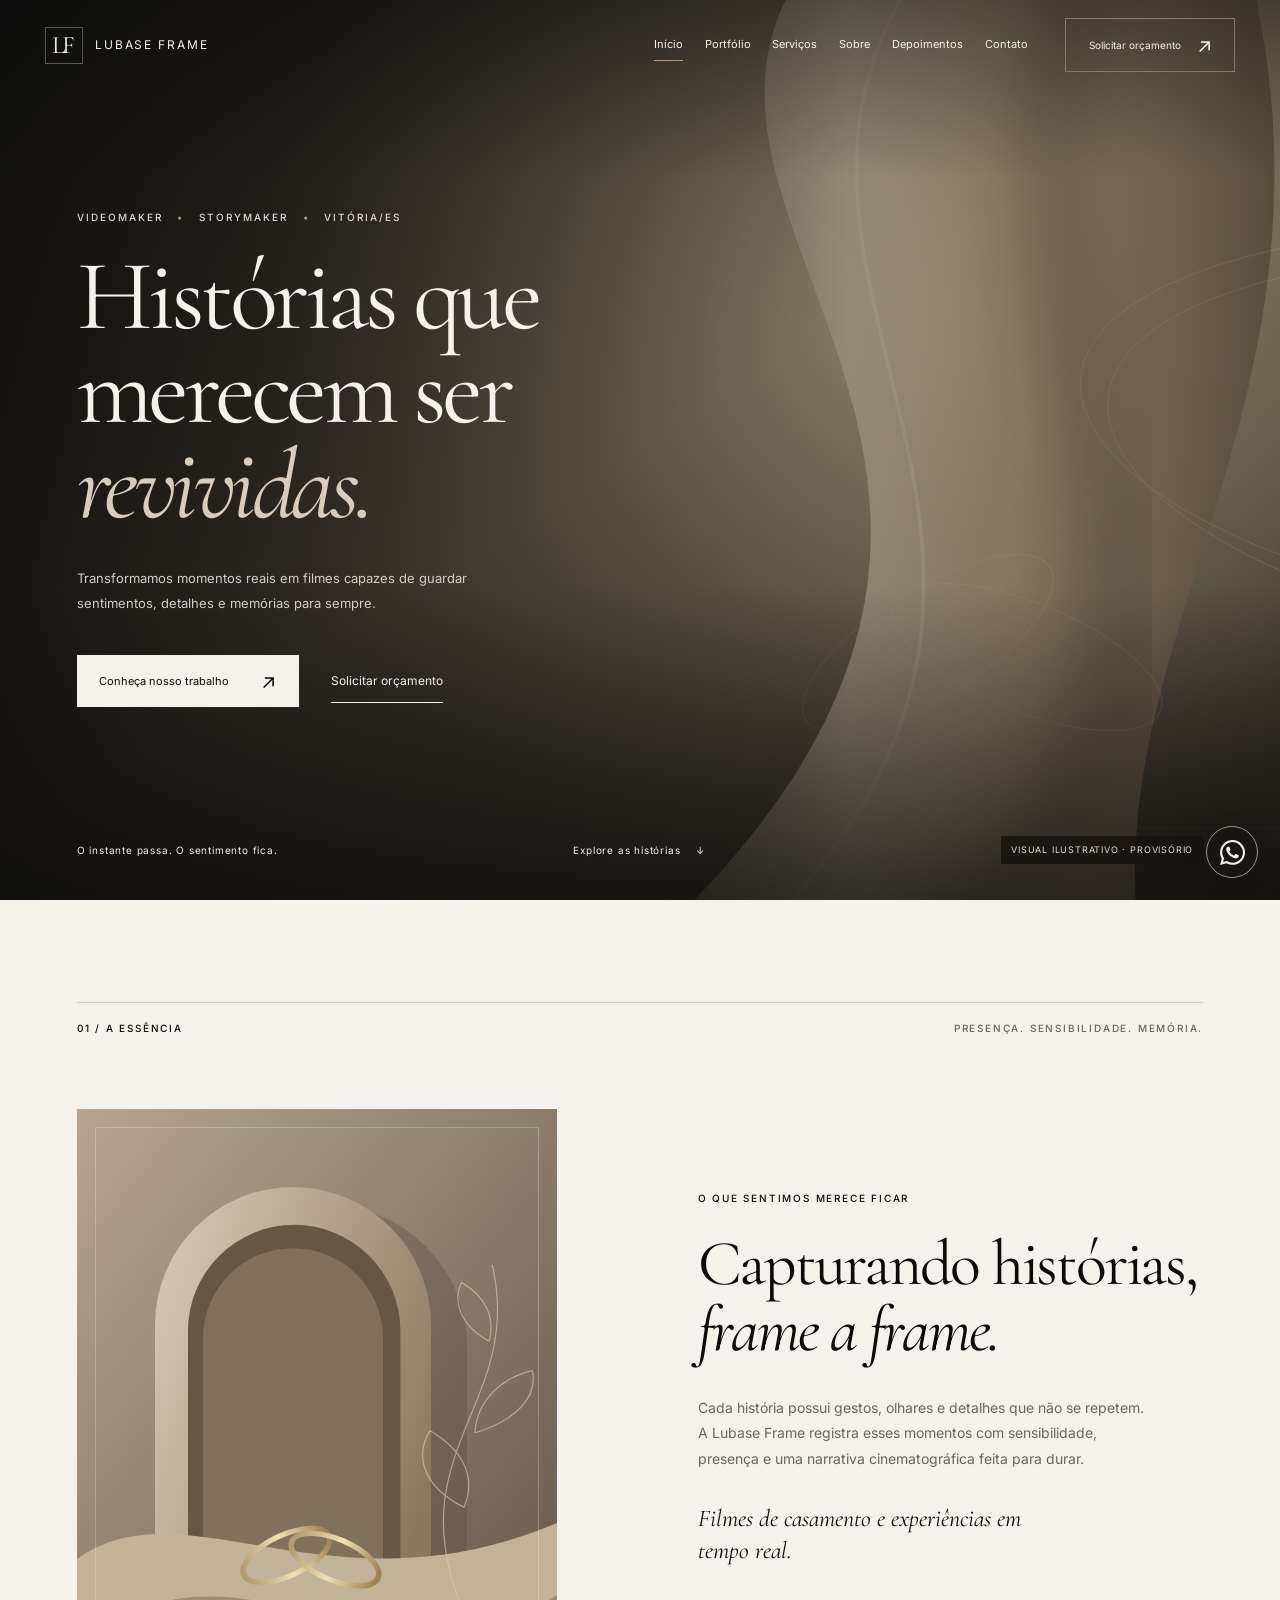
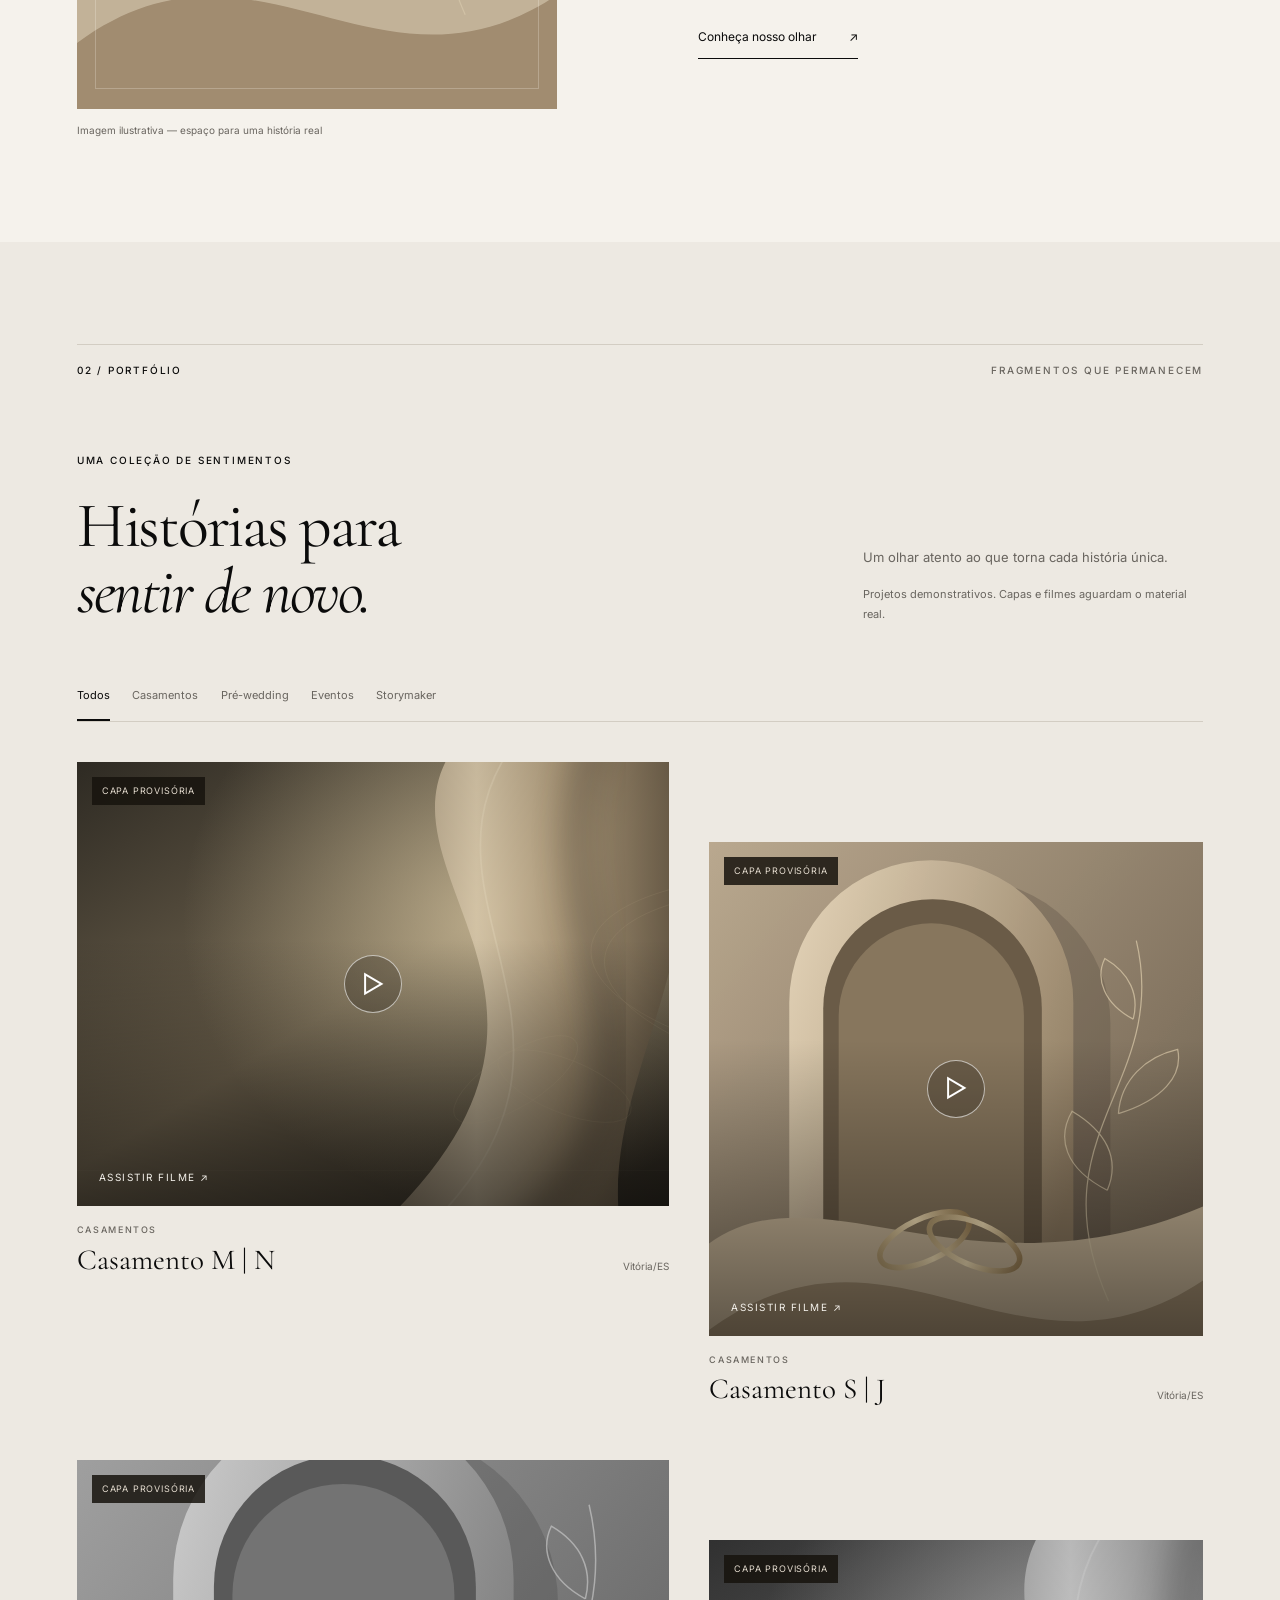
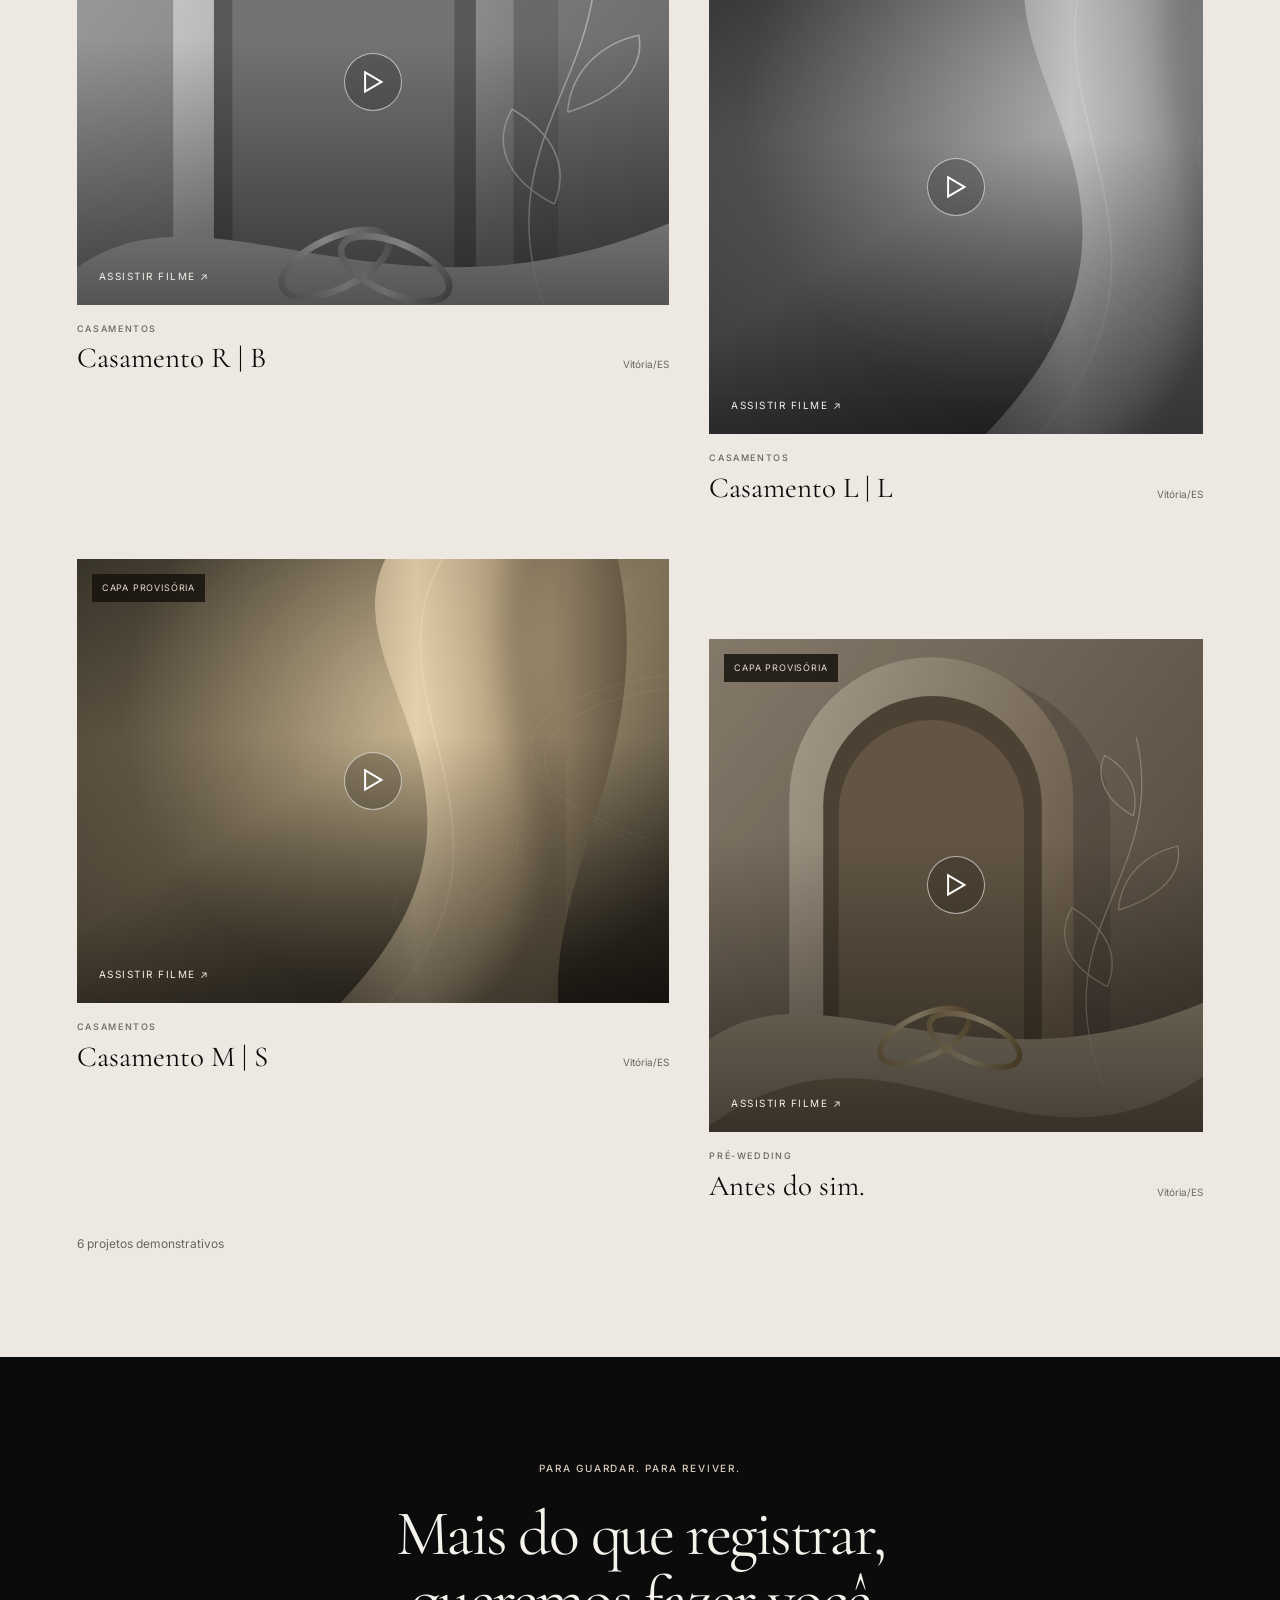
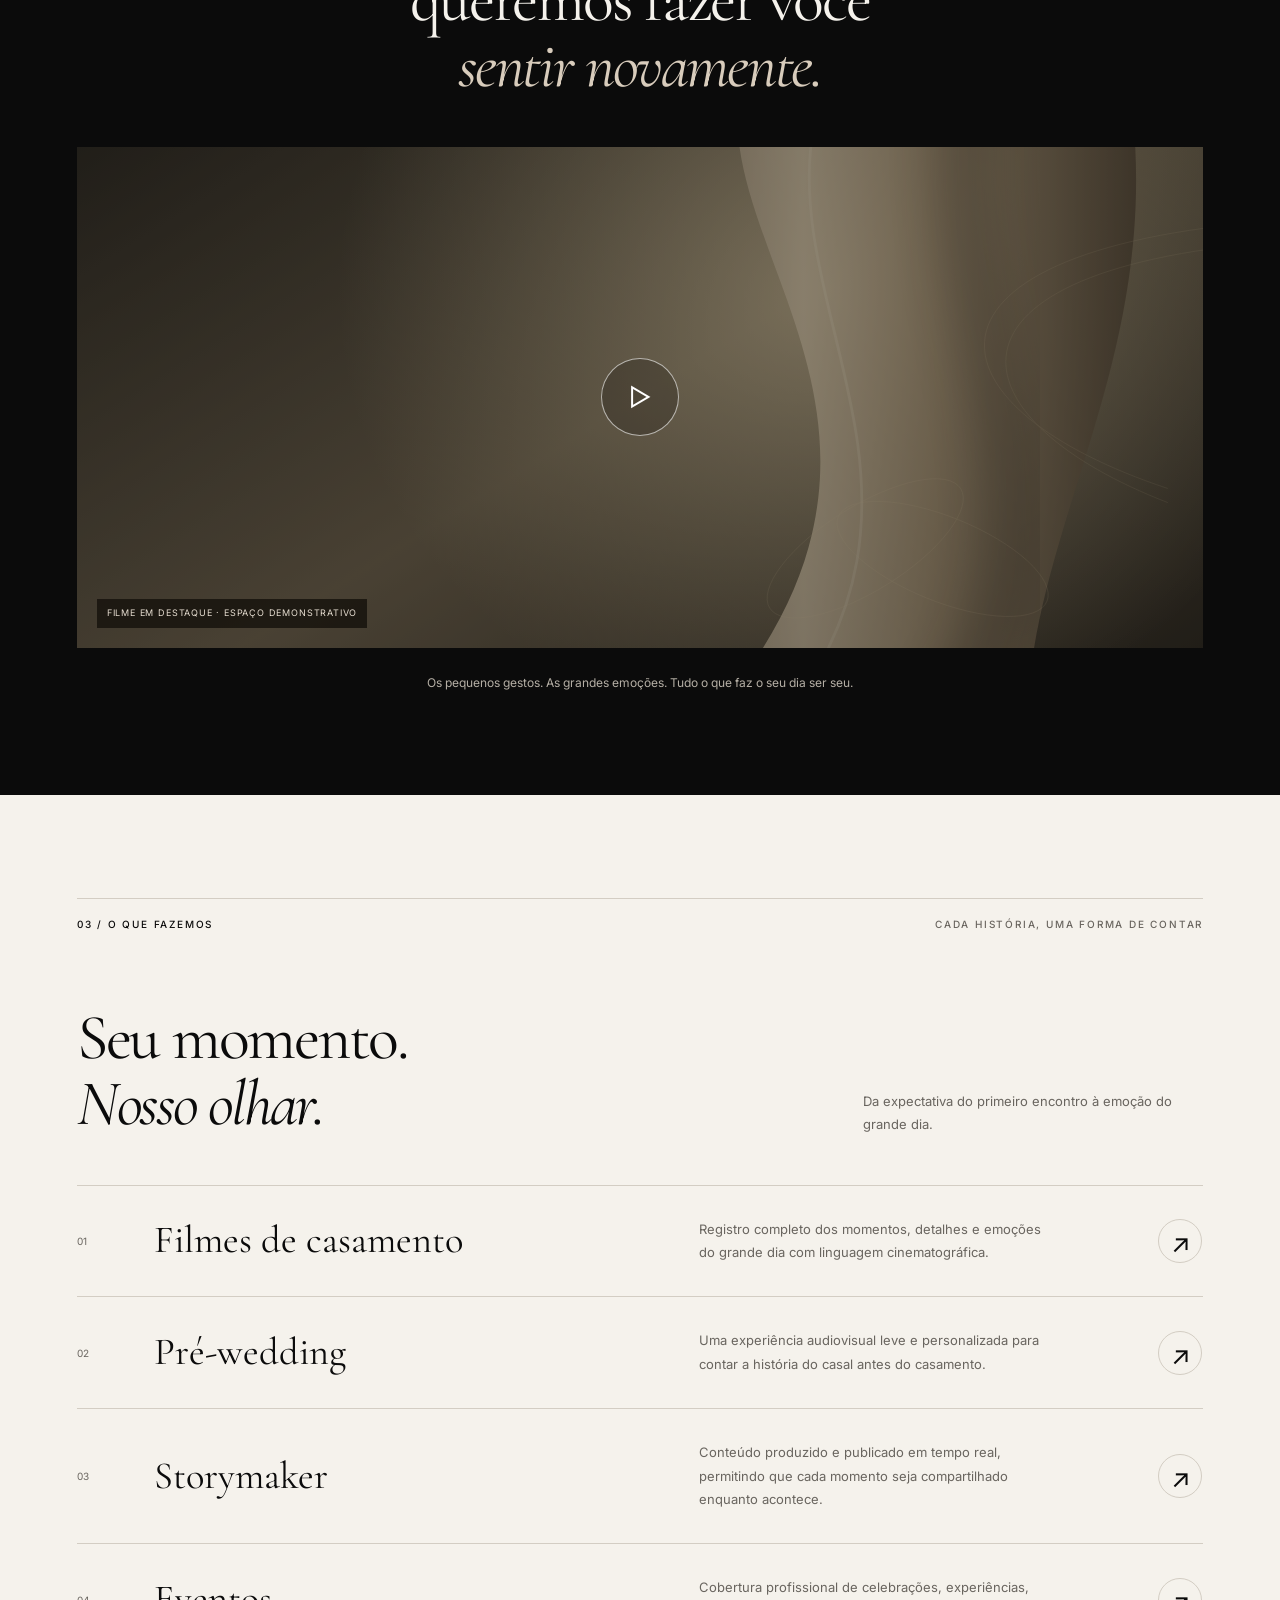
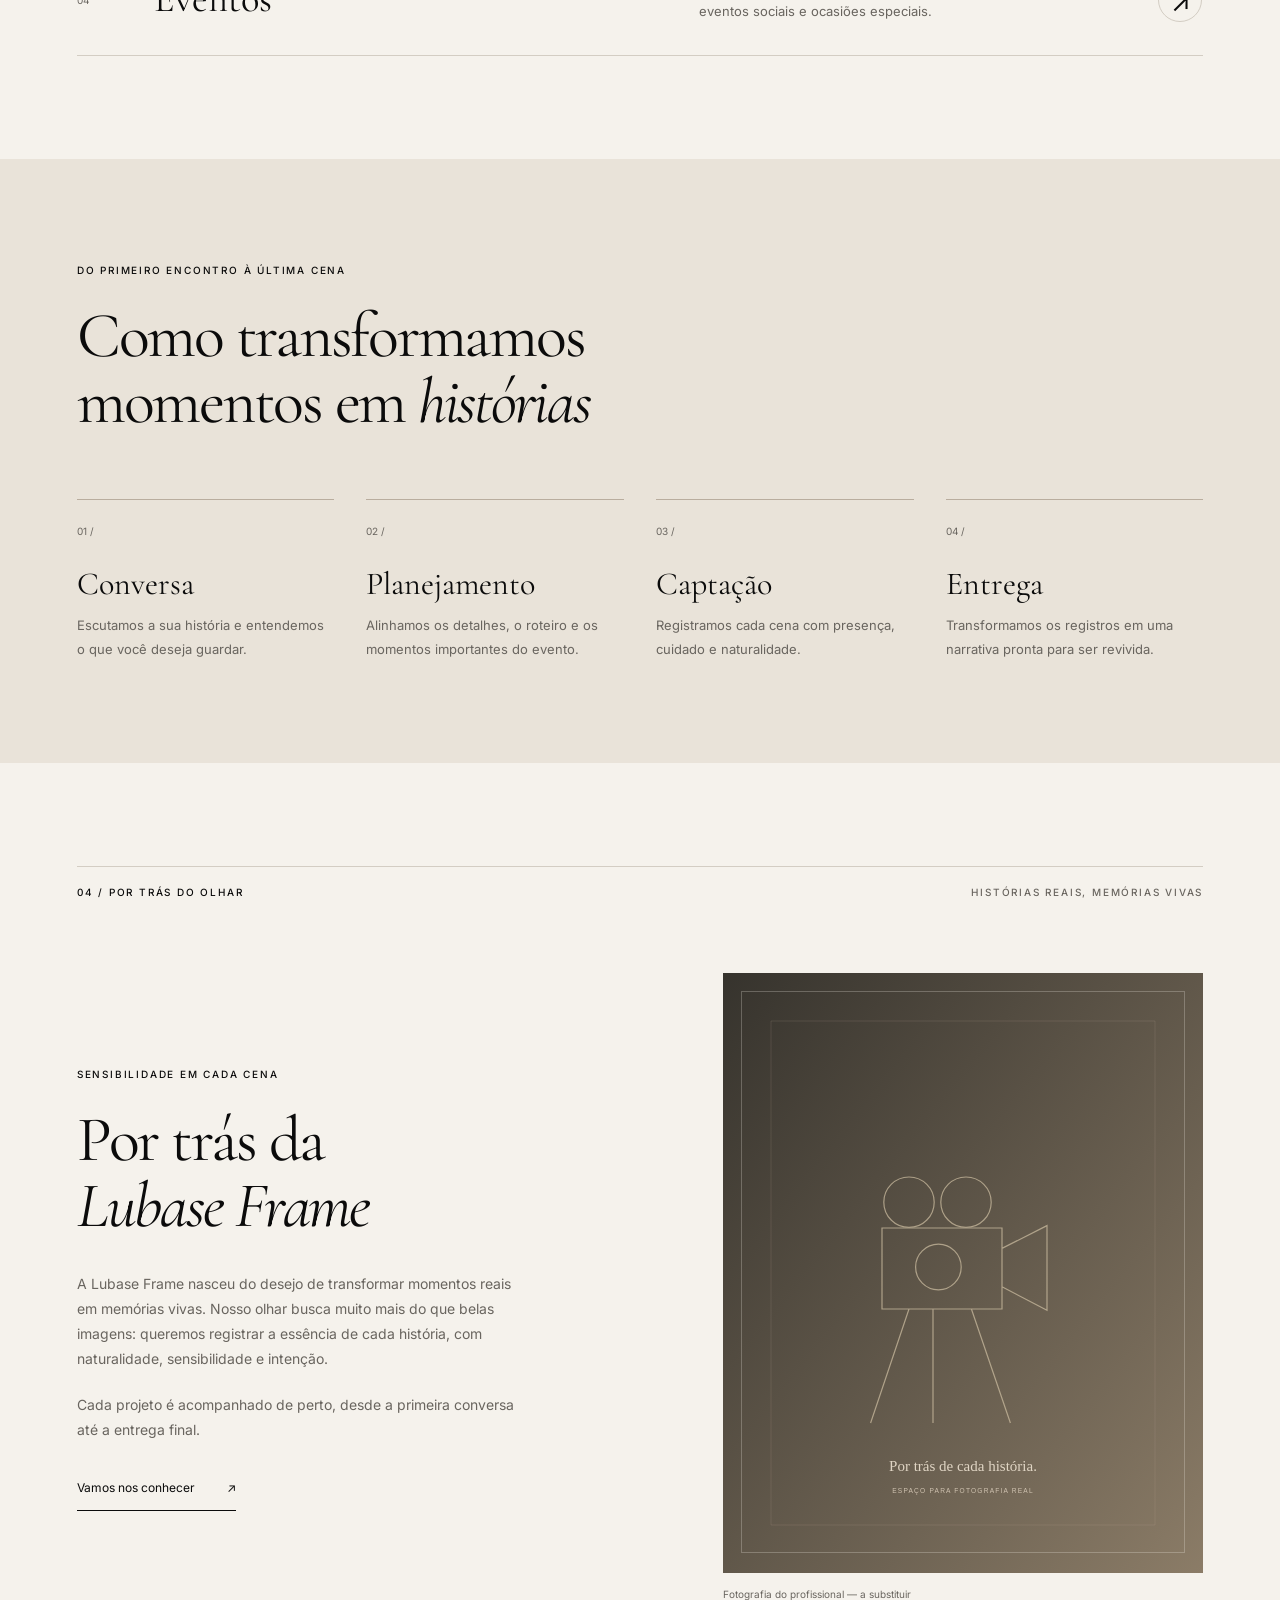
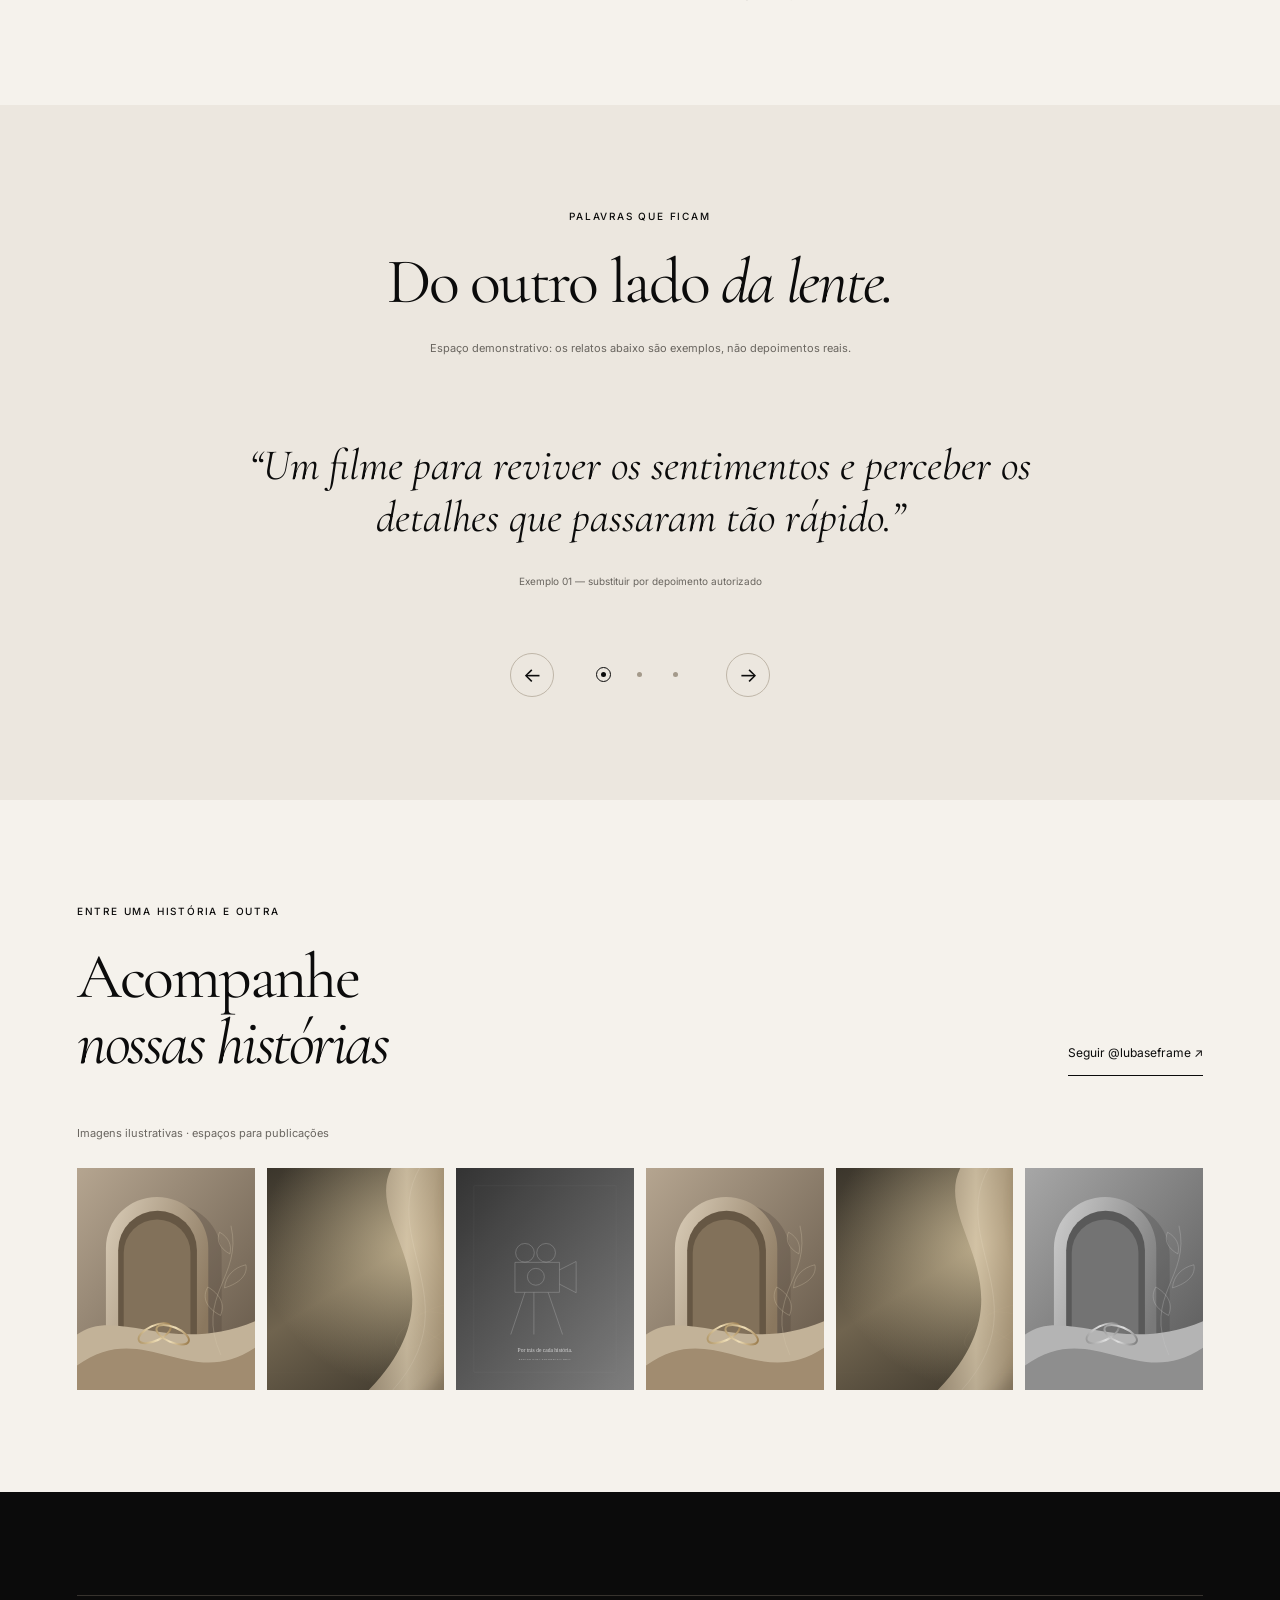
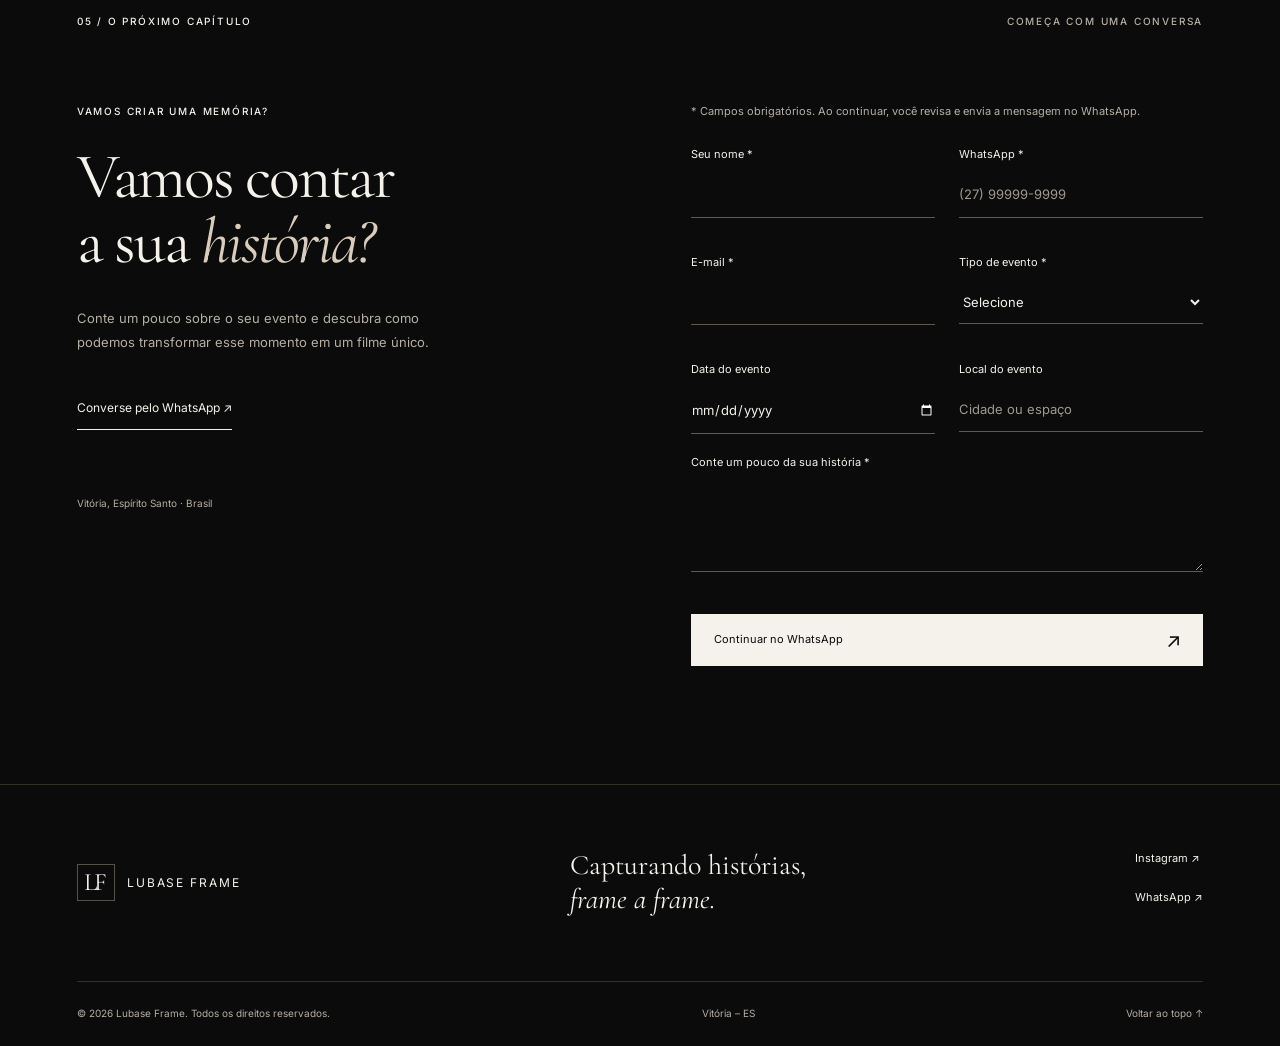
<file: index.html>
<!doctype html>
<html lang="pt-BR">

<head>
  <meta charset="UTF-8">
  <meta name="viewport" content="width=device-width, initial-scale=1">
  <meta name="theme-color" content="#0B0B0B">
  <title>Lubase Frame | Videomaker e Storymaker em Vitória – ES</title>
  <meta name="description"
    content="Filmes de casamento, pré-wedding, eventos e produção de stories em tempo real. Conheça o trabalho da Lubase Frame em Vitória, Espírito Santo.">
  <meta property="og:title" content="Lubase Frame | Videomaker e Storymaker em Vitória – ES">
  <meta property="og:description"
    content="Filmes de casamento, pré-wedding, eventos e produção de stories em tempo real. Conheça o trabalho da Lubase Frame em Vitória, Espírito Santo.">
  <meta property="og:type" content="website">
  <meta property="og:locale" content="pt_BR">
  <meta property="og:site_name" content="Lubase Frame">
  <!-- Na publicação, adicione og:url e og:image com URLs absolutas do domínio e de uma foto real. -->
  <link rel="icon" href="assets/icons/favicon.svg" type="image/svg+xml">
  <link rel="preconnect" href="https://fonts.googleapis.com">
  <link rel="preconnect" href="https://fonts.gstatic.com" crossorigin>
  <link
    href="https://fonts.googleapis.com/css2?family=Cormorant+Garamond:ital,wght@0,400;0,500;1,400;1,500&family=Inter:wght@400;500;600&display=swap"
    rel="stylesheet">
  <link rel="stylesheet" href="css/style.css">
  <script src="js/script.js" defer></script>
  <script
    type="application/ld+json">{"@context":"https://schema.org","@type":"LocalBusiness","name":"Lubase Frame","description":"Videomaker e Storymaker. Filmes de casamento, pré-wedding, eventos e conteúdo em tempo real.","telephone":"+5527992453398","address":{"@type":"PostalAddress","addressLocality":"Vitória","addressRegion":"ES","addressCountry":"BR"},"areaServed":{"@type":"City","name":"Vitória"},"sameAs":["https://www.instagram.com/lubaseframe/"]}</script>
</head>

<body>
  <a class="skip-link" href="#conteudo">Pular para o conteúdo</a>
  <!-- Cabeçalho -->
  <header class="site-header">
    <a class="brand" href="#inicio" aria-label="Lubase Frame — início"><span class="brand-mark"
        aria-hidden="true">LF</span><span>LUBASE <b>FRAME</b></span></a>
    <button class="menu-toggle" type="button" aria-controls="menu" aria-expanded="false"
      aria-label="Abrir menu"><span></span><span></span></button>
    <nav id="menu" aria-label="Navegação principal">
      <a href="#inicio">Início</a><a href="#portfolio">Portfólio</a><a href="#servicos">Serviços</a><a
        href="#sobre">Sobre</a><a href="#depoimentos">Depoimentos</a><a href="#contato">Contato</a>
      <a class="button button-outline header-cta" href="#contato">Solicitar orçamento <span
          aria-hidden="true">↗</span></a>
    </nav>
  </header>
  <main id="conteudo">
    <!-- Início: substitua poster e src da imagem pela capa real. Para vídeo, preencha data-src com assets/videos/inicio.mp4. -->
    <section class="hero" id="inicio" aria-labelledby="hero-title">
      <img class="hero-image" src="assets/images/editorial.svg"
        alt="Composição ilustrativa de luz e tecido; imagem provisória" fetchpriority="high" width="1600" height="1000">
      <video class="hero-video" data-src="" muted loop playsinline preload="none" poster="assets/images/editorial.svg"
        aria-hidden="true" hidden></video>
      <div class="hero-shade"></div>
      <div class="hero-content">
        <p class="eyebrow">VIDEOMAKER <span>•</span> STORYMAKER <span>•</span> VITÓRIA/ES</p>
        <h1 id="hero-title">Histórias que<br>merecem ser<br><em>revividas.</em></h1>
        <p class="hero-description">Transformamos momentos reais em filmes capazes de guardar sentimentos, detalhes e
          memórias para sempre.</p>
        <div class="hero-actions"><a class="button" href="#portfolio">Conheça nosso trabalho <span
              aria-hidden="true">↗</span></a><a class="text-link" href="#contato">Solicitar orçamento</a></div>
      </div>
      <div class="hero-bottom"><span>O instante passa. O sentimento fica.</span><a href="#apresentacao">Explore as
          histórias <span aria-hidden="true">↓</span></a><span class="placeholder-tag">Visual ilustrativo ·
          provisório</span></div>
    </section>

    <!-- Apresentação: troque o src pela fotografia de apresentação. -->
    <section class="section intro" id="apresentacao">
      <div class="section-label">01 / A essência <span>Presença. Sensibilidade. Memória.</span></div>
      <div class="split reveal">
        <figure class="editorial-picture"><img src="assets/images/details.svg"
            alt="Ilustração provisória de arcos e alianças" width="800" height="1000" loading="lazy">
          <figcaption>Imagem ilustrativa — espaço para uma história real</figcaption>
        </figure>
        <div class="editorial-copy">
          <p class="eyebrow">O que sentimos merece ficar</p>
          <h2>Capturando histórias,<br><em>frame a frame.</em></h2>
          <p>Cada história possui gestos, olhares e detalhes que não se repetem. A Lubase Frame registra esses momentos
            com sensibilidade, presença e uma narrativa cinematográfica feita para durar.</p>
          <p class="signature">Filmes de casamento e experiências em tempo real.</p><a class="text-link"
            href="#sobre">Conheça nosso olhar <span aria-hidden="true">↗</span></a>
        </div>
      </div>
    </section>

    <!-- Portfólio: em cada botão, altere data-video para MP4 local ou URL de incorporação YouTube/Vimeo; troque o src da capa e o alt. -->
    <section class="section portfolio" id="portfolio" aria-labelledby="portfolio-title">
      <div class="section-label">02 / Portfólio <span>Fragmentos que permanecem</span></div>
      <div class="section-heading reveal">
        <div>
          <p class="eyebrow">Uma coleção de sentimentos</p>
          <h2 id="portfolio-title">Histórias para<br><em>sentir de novo.</em></h2>
        </div>
        <p>Um olhar atento ao que torna cada história única.<br><small>Projetos demonstrativos. Capas e filmes aguardam
            o material real.</small></p>
      </div>
      <div class="filters" role="group" aria-label="Filtrar portfólio"><button type="button" data-filter="todos"
          aria-pressed="true">Todos</button><button type="button" data-filter="casamentos"
          aria-pressed="false">Casamentos</button><button type="button" data-filter="prewedding"
          aria-pressed="false">Pré-wedding</button><button type="button" data-filter="eventos"
          aria-pressed="false">Eventos</button><button type="button" data-filter="storymaker"
          aria-pressed="false">Storymaker</button></div>
      <div class="portfolio-grid">
        <!-- Projeto 01: substitua a capa e data-video abaixo. -->
        <article class="project" data-category="casamentos"><button class="project-media tone-one" type="button"
            data-video="" data-title="Casamento M | N" aria-label="Assistir filme: Casamento M | N"><img
              src="assets/images/editorial.svg" alt="Capa ilustrativa provisória do casamento M e N" width="1600"
              height="1000" loading="lazy"><span class="placeholder-tag">Capa provisória</span><span class="play"
              aria-hidden="true">▷</span><span class="watch">Assistir filme ↗</span></button>
          <div class="project-caption">
            <div>
              <p class="eyebrow">Casamentos</p>
              <h3>Casamento M | N</h3>
            </div><span>Vitória/ES</span>
          </div>
        </article>
        <!-- Projeto 02 -->
        <article class="project" data-category="casamentos"><button class="project-media tone-two" type="button"
            data-video="" data-title="Casamento S | J" aria-label="Assistir filme: Casamento S | J"><img
              src="assets/images/details.svg" alt="Capa ilustrativa provisória do casamento S e J" width="800"
              height="1000" loading="lazy"><span class="placeholder-tag">Capa provisória</span><span class="play"
              aria-hidden="true">▷</span><span class="watch">Assistir filme ↗</span></button>
          <div class="project-caption">
            <div>
              <p class="eyebrow">Casamentos</p>
              <h3>Casamento S | J</h3>
            </div><span>Vitória/ES</span>
          </div>
        </article>
        <!-- Projeto 03 -->
        <article class="project" data-category="casamentos"><button class="project-media tone-three" type="button"
            data-video="" data-title="Casamento R | B" aria-label="Assistir filme: Casamento R | B"><img
              src="assets/images/details.svg" alt="Capa ilustrativa provisória do casamento R e B" width="800"
              height="1000" loading="lazy"><span class="placeholder-tag">Capa provisória</span><span class="play"
              aria-hidden="true">▷</span><span class="watch">Assistir filme ↗</span></button>
          <div class="project-caption">
            <div>
              <p class="eyebrow">Casamentos</p>
              <h3>Casamento R | B</h3>
            </div><span>Vitória/ES</span>
          </div>
        </article>
        <!-- Projeto 04 -->
        <article class="project" data-category="casamentos"><button class="project-media tone-four" type="button"
            data-video="" data-title="Casamento L | L" aria-label="Assistir filme: Casamento L | L"><img
              src="assets/images/editorial.svg" alt="Capa ilustrativa provisória do casamento L e L" width="1600"
              height="1000" loading="lazy"><span class="placeholder-tag">Capa provisória</span><span class="play"
              aria-hidden="true">▷</span><span class="watch">Assistir filme ↗</span></button>
          <div class="project-caption">
            <div>
              <p class="eyebrow">Casamentos</p>
              <h3>Casamento L | L</h3>
            </div><span>Vitória/ES</span>
          </div>
        </article>
        <!-- Projeto 05 -->
        <article class="project" data-category="casamentos"><button class="project-media tone-five" type="button"
            data-video="" data-title="Casamento M | S" aria-label="Assistir filme: Casamento M | S"><img
              src="assets/images/editorial.svg" alt="Capa ilustrativa provisória do casamento M e S" width="1600"
              height="1000" loading="lazy"><span class="placeholder-tag">Capa provisória</span><span class="play"
              aria-hidden="true">▷</span><span class="watch">Assistir filme ↗</span></button>
          <div class="project-caption">
            <div>
              <p class="eyebrow">Casamentos</p>
              <h3>Casamento M | S</h3>
            </div><span>Vitória/ES</span>
          </div>
        </article>
        <!-- Projeto 06 -->
        <article class="project" data-category="prewedding"><button class="project-media tone-six" type="button"
            data-video="" data-title="Pré-wedding" aria-label="Assistir filme: Pré-wedding"><img
              src="assets/images/details.svg" alt="Capa ilustrativa provisória do pré-wedding" width="800" height="1000"
              loading="lazy"><span class="placeholder-tag">Capa provisória</span><span class="play"
              aria-hidden="true">▷</span><span class="watch">Assistir filme ↗</span></button>
          <div class="project-caption">
            <div>
              <p class="eyebrow">Pré-wedding</p>
              <h3>Antes do sim.</h3>
            </div><span>Vitória/ES</span>
          </div>
        </article>
      </div>
      <p class="filter-status" role="status" aria-live="polite">6 projetos demonstrativos</p>
    </section>

    <!-- Filme em destaque: substitua src da capa e data-video. -->
    <section class="section featured dark">
      <p class="eyebrow">Para guardar. Para reviver.</p>
      <h2 class="reveal">Mais do que registrar,<br>queremos fazer você<br><em>sentir novamente.</em></h2>
      <button class="featured-film" type="button" data-video="" data-title="Filme em destaque"
        aria-label="Reproduzir filme em destaque"><img src="assets/images/editorial.svg"
          alt="Imagem ilustrativa provisória do filme em destaque" width="1600" height="1000" loading="lazy"><span
          class="play" aria-hidden="true">▷</span><span class="placeholder-tag">Filme em destaque · espaço
          demonstrativo</span></button>
      <p>Os pequenos gestos. As grandes emoções. Tudo o que faz o seu dia ser seu.</p>
    </section>

    <!-- Serviços -->
    <section class="section" id="servicos">
      <div class="section-label">03 / O que fazemos <span>Cada história, uma forma de contar</span></div>
      <div class="section-heading reveal">
        <h2>Seu momento.<br><em>Nosso olhar.</em></h2>
        <p>Da expectativa do primeiro encontro à emoção do grande dia.</p>
      </div>
      <div class="services">
        <article><span>01</span>
          <h3>Filmes de casamento</h3>
          <p>Registro completo dos momentos, detalhes e emoções do grande dia com linguagem cinematográfica.</p><a
            href="#contato" aria-label="Solicitar orçamento para filmes de casamento">↗</a>
        </article>
        <article><span>02</span>
          <h3>Pré-wedding</h3>
          <p>Uma experiência audiovisual leve e personalizada para contar a história do casal antes do casamento.</p><a
            href="#contato" aria-label="Solicitar orçamento para pré-wedding">↗</a>
        </article>
        <article><span>03</span>
          <h3>Storymaker</h3>
          <p>Conteúdo produzido e publicado em tempo real, permitindo que cada momento seja compartilhado enquanto
            acontece.</p><a href="#contato" aria-label="Solicitar orçamento para storymaker">↗</a>
        </article>
        <article><span>04</span>
          <h3>Eventos</h3>
          <p>Cobertura profissional de celebrações, experiências, eventos sociais e ocasiões especiais.</p><a
            href="#contato" aria-label="Solicitar orçamento para eventos">↗</a>
        </article>
      </div>
    </section>

    <!-- Processo -->
    <section class="section process">
      <p class="eyebrow">Do primeiro encontro à última cena</p>
      <h2>Como transformamos<br>momentos em <em>histórias</em></h2>
      <div class="steps">
        <article><span>01 /</span>
          <h3>Conversa</h3>
          <p>Escutamos a sua história e entendemos o que você deseja guardar.</p>
        </article>
        <article><span>02 /</span>
          <h3>Planejamento</h3>
          <p>Alinhamos os detalhes, o roteiro e os momentos importantes do evento.</p>
        </article>
        <article><span>03 /</span>
          <h3>Captação</h3>
          <p>Registramos cada cena com presença, cuidado e naturalidade.</p>
        </article>
        <article><span>04 /</span>
          <h3>Entrega</h3>
          <p>Transformamos os registros em uma narrativa pronta para ser revivida.</p>
        </article>
      </div>
    </section>

    <!-- Sobre: substitua a ilustração pela fotografia real do profissional. Texto provisório aprovado no briefing. -->
    <section class="section" id="sobre">
      <div class="section-label">04 / Por trás do olhar <span>Histórias reais, memórias vivas</span></div>
      <div class="split about reveal">
        <div class="editorial-copy">
          <p class="eyebrow">Sensibilidade em cada cena</p>
          <h2>Por trás da<br><em>Lubase Frame</em></h2>
          <p>A Lubase Frame nasceu do desejo de transformar momentos reais em memórias vivas. Nosso olhar busca muito
            mais do que belas imagens: queremos registrar a essência de cada história, com naturalidade, sensibilidade e
            intenção.</p>
          <p>Cada projeto é acompanhado de perto, desde a primeira conversa até a entrega final.</p><a class="text-link"
            href="#contato">Vamos nos conhecer <span aria-hidden="true">↗</span></a>
        </div>
        <figure class="editorial-picture professional"><img src="assets/images/professional.svg"
            alt="Espaço provisório para fotografia do profissional trabalhando" width="800" height="1000"
            loading="lazy">
          <figcaption>Fotografia do profissional — a substituir</figcaption>
        </figure>
      </div>
    </section>

    <!-- Depoimentos: os três textos são exemplos; substitua por relatos autorizados e os respectivos nomes. -->
    <section class="section testimonials" id="depoimentos" aria-labelledby="testimonials-title">
      <p class="eyebrow">Palavras que ficam</p>
      <h2 id="testimonials-title">Do outro lado <em>da lente.</em></h2>
      <p class="example-notice">Espaço demonstrativo: os relatos abaixo são exemplos, não depoimentos reais.</p>
      <div class="carousel" role="region" aria-roledescription="carrossel" aria-label="Exemplos de depoimentos"
        tabindex="0">
        <div class="slides" aria-live="polite">
          <figure class="slide">
            <blockquote>“Um filme para reviver os sentimentos e perceber os detalhes que passaram tão rápido.”
            </blockquote>
            <figcaption>Exemplo 01 — substituir por depoimento autorizado</figcaption>
          </figure>
          <figure class="slide" hidden>
            <blockquote>“O cuidado em cada momento fez a nossa história ganhar um significado ainda mais especial.”
            </blockquote>
            <figcaption>Exemplo 02 — substituir por depoimento autorizado</figcaption>
          </figure>
          <figure class="slide" hidden>
            <blockquote>“Ter esses instantes guardados é poder voltar ao nosso dia sempre que a saudade chegar.”
            </blockquote>
            <figcaption>Exemplo 03 — substituir por depoimento autorizado</figcaption>
          </figure>
        </div>
        <div class="carousel-controls"><button type="button" data-slide-step="-1"
            aria-label="Depoimento anterior">←</button>
          <div class="dots"><button type="button" data-slide="0" aria-label="Exibir exemplo 1"
              aria-pressed="true"></button><button type="button" data-slide="1" aria-label="Exibir exemplo 2"
              aria-pressed="false"></button><button type="button" data-slide="2" aria-label="Exibir exemplo 3"
              aria-pressed="false"></button></div><button type="button" data-slide-step="1"
            aria-label="Próximo depoimento">→</button>
        </div>
      </div>
    </section>

    <!-- Instagram: substitua cada src e alt por imagens locais autorizadas. Links podem apontar para publicações específicas. -->
    <section class="section instagram">
      <div class="section-heading">
        <div>
          <p class="eyebrow">Entre uma história e outra</p>
          <h2>Acompanhe<br><em>nossas histórias</em></h2>
        </div><a class="text-link" href="https://www.instagram.com/lubaseframe/" target="_blank"
          rel="noopener noreferrer">Seguir @lubaseframe ↗</a>
      </div>
      <p class="example-notice">Imagens ilustrativas · espaços para publicações</p>
      <div class="instagram-grid">
        <a href="https://www.instagram.com/lubaseframe/" target="_blank" rel="noopener noreferrer"><img
            src="assets/images/details.svg" alt="Espaço ilustrativo 1; abrir Instagram da Lubase Frame" width="800"
            height="1000" loading="lazy"></a><a href="https://www.instagram.com/lubaseframe/" target="_blank"
          rel="noopener noreferrer"><img src="assets/images/editorial.svg"
            alt="Espaço ilustrativo 2; abrir Instagram da Lubase Frame" width="1600" height="1000" loading="lazy"></a><a
          href="https://www.instagram.com/lubaseframe/" target="_blank" rel="noopener noreferrer"><img
            src="assets/images/professional.svg" alt="Espaço ilustrativo 3; abrir Instagram da Lubase Frame" width="800"
            height="1000" loading="lazy"></a><a href="https://www.instagram.com/lubaseframe/" target="_blank"
          rel="noopener noreferrer"><img src="assets/images/details.svg"
            alt="Espaço ilustrativo 4; abrir Instagram da Lubase Frame" width="800" height="1000" loading="lazy"></a><a
          href="https://www.instagram.com/lubaseframe/" target="_blank" rel="noopener noreferrer"><img
            src="assets/images/editorial.svg" alt="Espaço ilustrativo 5; abrir Instagram da Lubase Frame" width="1600"
            height="1000" loading="lazy"></a><a href="https://www.instagram.com/lubaseframe/" target="_blank"
          rel="noopener noreferrer"><img src="assets/images/details.svg"
            alt="Espaço ilustrativo 6; abrir Instagram da Lubase Frame" width="800" height="1000" loading="lazy"></a>
      </div>
    </section>

    <!-- Contato: número centralizado em js/script.js; atualize também os links diretos e JSON-LD. -->
    <section class="section contact dark" id="contato">
      <div class="section-label">05 / O próximo capítulo <span>Começa com uma conversa</span></div>
      <div class="contact-grid">
        <div>
          <p class="eyebrow">Vamos criar uma memória?</p>
          <h2>Vamos contar<br>a sua <em>história?</em></h2>
          <p>Conte um pouco sobre o seu evento e descubra como podemos transformar esse momento em um filme único.</p><a
            class="text-link" href="https://wa.me/5527992453398" target="_blank" rel="noopener noreferrer">Converse pelo
            WhatsApp ↗</a>
          <p class="location">Vitória, Espírito Santo · Brasil</p>
        </div>
        <form id="contact-form" novalidate>
          <p class="form-note">* Campos obrigatórios. Ao continuar, você revisa e envia a mensagem no WhatsApp.</p>
          <div class="form-grid">
            <div class="field"><label for="name">Seu nome *</label><input id="name" name="name" autocomplete="name"
                required maxlength="100" aria-describedby="name-error"><small class="error" id="name-error"></small>
            </div>
            <div class="field"><label for="phone">WhatsApp *</label><input id="phone" name="phone" type="tel"
                autocomplete="tel" placeholder="(27) 99999-9999" required maxlength="22"
                aria-describedby="phone-error"><small class="error" id="phone-error"></small></div>
            <div class="field"><label for="email">E-mail *</label><input id="email" name="email" type="email"
                autocomplete="email" required maxlength="160" aria-describedby="email-error"><small class="error"
                id="email-error"></small></div>
            <div class="field"><label for="event">Tipo de evento *</label><select id="event" name="event" required
                aria-describedby="event-error">
                <option value="">Selecione</option>
                <option>Casamento</option>
                <option>Pré-wedding</option>
                <option>Storymaker</option>
                <option>Evento social</option>
                <option>Outro</option>
              </select><small class="error" id="event-error"></small></div>
            <div class="field"><label for="date">Data do evento</label><input id="date" name="date" type="date"></div>
            <div class="field"><label for="location">Local do evento</label><input id="location" name="location"
                placeholder="Cidade ou espaço" maxlength="200"></div>
            <div class="field full"><label for="message">Conte um pouco da sua história *</label><textarea id="message"
                name="message" rows="3" required maxlength="2000" aria-describedby="message-error"></textarea><small
                class="error" id="message-error"></small></div>
          </div><button class="button" type="submit">Continuar no WhatsApp <span aria-hidden="true">↗</span></button>
          <p id="form-status" role="status" aria-live="polite"></p><a id="whatsapp-fallback" class="text-link" hidden
            target="_blank" rel="noopener noreferrer">Abrir a mensagem no WhatsApp ↗</a><noscript>
            <p>Para enviar sem JavaScript, use o link “Converse pelo WhatsApp”.</p>
          </noscript>
        </form>
      </div>
    </section>
  </main>
  <!-- Rodapé -->
  <footer class="site-footer dark">
    <div class="footer-top"><a class="brand" href="#inicio"><span class="brand-mark"
          aria-hidden="true">LF</span><span>LUBASE <b>FRAME</b></span></a>
      <p>Capturando histórias,<br><em>frame a frame.</em></p>
      <div><a href="https://www.instagram.com/lubaseframe/" target="_blank" rel="noopener noreferrer">Instagram ↗</a><a
          href="https://wa.me/5527992453398" target="_blank" rel="noopener noreferrer">WhatsApp ↗</a></div>
    </div>
    <div class="footer-bottom"><span>© <span id="year">2026</span> Lubase Frame. Todos os direitos
        reservados.</span><span>Vitória – ES</span><a href="#inicio">Voltar ao topo ↑</a></div>
  </footer>
  <a class="floating-whatsapp" href="https://wa.me/5527992453398" target="_blank" rel="noopener noreferrer"
    aria-label="Conversar com a Lubase Frame pelo WhatsApp"><svg viewBox="0 0 24 24" width="25" height="25"
      fill="currentColor" aria-hidden="true" focusable="false">
      <path d="M20.52 3.48A11.91 11.91 0 0 0 12.04 0C5.46 0 .1 5.35 .1 11.93c0 2.1 .55 4.15 1.6 5.96L0 24l6.26-1.64a11.94 11.94 0 0 0 5.77 1.47h.01c6.58 0 11.94-5.35 11.94-11.93a11.86 11.86 0 0 0-3.46-8.42ZM12.04 21.82a9.9 9.9 0 0 1-5.05-1.38l-.36-.21-3.72 .97 .99-3.63-.24-.37a9.88 9.88 0 0 1-1.52-5.27c0-5.47 4.45-9.92 9.93-9.92a9.85 9.85 0 0 1 7.02 2.91 9.85 9.85 0 0 1 2.9 7.02c0 5.47-4.45 9.92-9.95 9.92Z" />
      <path d="M17.49 14.38c-.3-.15-1.76-.87-2.03-.97-.27-.1-.47-.15-.67 .15-.2 .3-.77 .97-.95 1.17-.17 .2-.35 .22-.65 .07-.3-.15-1.26-.46-2.4-1.48-.89-.8-1.49-1.78-1.67-2.08-.17-.3-.02-.46 .13-.61 .13-.13 .3-.35 .45-.52 .15-.18 .2-.3 .3-.5 .1-.2 .05-.37-.03-.52-.07-.15-.67-1.61-.92-2.21-.24-.58-.48-.5-.67-.51h-.57c-.2 0-.52 .07-.8 .37-.27 .3-1.04 1.02-1.04 2.48 0 1.47 1.07 2.88 1.22 3.08 .15 .2 2.1 3.21 5.09 4.5 .71 .3 1.26 .49 1.69 .62 .71 .23 1.36 .2 1.87 .12 .57-.08 1.76-.72 2.01-1.41 .25-.69 .25-1.29 .17-1.41-.07-.13-.27-.2-.57-.35Z" />
    </svg></a>
  <!-- Modal: dialog controla o foco e permite fechar com Escape. -->
  <dialog id="video-modal" aria-labelledby="modal-title">
    <div class="modal-header">
      <h2 id="modal-title">Filme</h2><button type="button" class="modal-close" aria-label="Fechar vídeo">×</button>
    </div>
    <div id="video-container"></div>
    <p class="modal-help">Se o filme incorporado não carregar, tente <a id="video-external" target="_blank"
        rel="noopener noreferrer" hidden>abrir o vídeo na origem ↗</a><span id="video-help-default">novamente mais
        tarde.</span></p>
  </dialog>
</body>

</html>
</file>
<file: css/style.css>
/* Identidade e medidas principais */
:root {
    --ink: #0b0b0b;
    --paper: #f5f2ec;
    --beige: #d8ccbc;
    --gold: #b69a72;
    --muted: #69655f;
    --line: #d3cdc3;
    --serif: 'Cormorant Garamond', Georgia, serif;
    --sans: 'Inter', Arial, sans-serif;
    --section-space: clamp(4.5rem, 8vw, 8rem);
    --gutter: clamp(1.25rem, 6vw, 7rem);
    --content-width: 1440px;
    --heading-size: clamp(2.7rem, 5vw, 5.3rem);
    --body-size: 15px;
    --header-height: 90px
}

* {
    box-sizing: border-box
}

html {
    scroll-behavior: smooth;
    scroll-padding-top: 110px
}

body {
    margin: 0;
    background: var(--paper);
    color: var(--ink);
    font: var(--body-size)/1.8 var(--sans)
}

body.modal-open {
    overflow: hidden
}

a {
    color: inherit;
    text-decoration: none
}

button,
input,
select,
textarea {
    font: inherit
}

button,
a,
input,
textarea,
select {
    -webkit-tap-highlight-color: transparent
}

button {
    cursor: pointer
}

button {
    color: inherit
}

img {
    display: block;
    max-width: 100%;
    object-fit: cover
}

figure,
p,
h1,
h2,
h3 {
    margin: 0
}

p+p {
    margin-top: 1.3rem
}

h1,
h2,
h3 {
    font-family: var(--serif);
    font-weight: 400;
    line-height: 1.03
}

h2 {
    font-size: var(--heading-size);
    letter-spacing: -.035em
}

h3 {
    font-size: 2rem
}

em {
    font-weight: 400
}

button {
    border: 0
}

a:focus-visible,
button:focus-visible,
input:focus-visible,
select:focus-visible,
textarea:focus-visible,
[tabindex]:focus-visible {
    outline: 2px solid var(--gold);
    outline-offset: 5px
}

[hidden] {
    display: none !important
}

::selection {
    background: var(--beige);
    color: var(--ink)
}

.skip-link {
    position: fixed;
    top: -100px;
    left: 1rem;
    z-index: 100;
    background: var(--paper);
    color: var(--ink);
    padding: 1rem
}

.skip-link:focus {
    top: 1rem
}

.section {
    padding: var(--section-space) var(--gutter);
    max-width: 1800px;
    margin: auto
}

.dark {
    background: var(--ink);
    color: var(--paper);
    max-width: none
}

.eyebrow,
.section-label {
    font-size: 10px;
    letter-spacing: .18em;
    text-transform: uppercase;
    font-weight: 500
}

.eyebrow {
    margin-bottom: 1.5rem
}

.section-label {
    border-top: 1px solid var(--line);
    padding-top: 1rem;
    display: flex;
    justify-content: space-between;
    gap: 1rem;
    margin-bottom: 4.5rem
}

.section-label span {
    color: var(--muted)
}

.dark .section-label {
    border-color: #37332e
}

.dark .section-label span {
    color: #b5afa5
}

.button {
    display: inline-flex;
    align-items: center;
    justify-content: center;
    gap: 2rem;
    padding: 1rem 1.4rem;
    background: var(--paper);
    color: var(--ink);
    font-size: 11px;
    line-height: 1.6;
    min-height: 48px;
    transition: background .2s
}

.button:hover {
    background: var(--beige)
}

.button span {
    font-size: 20px;
    line-height: 1
}

.button-outline {
    background: transparent;
    border: 1px solid #817a70;
    color: var(--paper)
}

.button-outline:hover {
    background: var(--paper);
    color: var(--ink)
}

.text-link {
    display: inline-flex;
    align-items: center;
    gap: 2rem;
    min-height: 44px;
    border-bottom: 1px solid currentColor;
    font-size: 12px
}

.text-link:hover {
    color: var(--gold)
}

/* Cabeçalho */
.site-header {
    position: fixed;
    inset: 0 0 auto;
    z-index: 30;
    display: flex;
    justify-content: space-between;
    align-items: center;
    gap: 2rem;
    min-height: var(--header-height);
    padding: 1.1rem 3.5vw;
    color: var(--paper);
    transition: background .3s
}

.site-header.scrolled,
.site-header.menu-open {
    background: #0b0b0bf5;
    backdrop-filter: blur(12px)
}

.brand {
    display: inline-flex;
    align-items: center;
    gap: 12px;
    white-space: nowrap;
    font-size: 12px;
    letter-spacing: .16em
}

.brand b {
    font-weight: 400
}

.brand-mark {
    font: 25px var(--serif);
    letter-spacing: -3px;
    border: 1px solid #b9ad9970;
    padding: 2px 10px 3px 6px
}

.site-header nav {
    display: flex;
    align-items: center;
    gap: clamp(.8rem, 1.7vw, 1.8rem)
}

.site-header nav>a:not(.button) {
    font-size: 11px;
    min-height: 44px;
    display: flex;
    align-items: center;
    position: relative
}

.site-header nav>a[aria-current="location"]:after {
    content: '';
    height: 1px;
    position: absolute;
    bottom: 6px;
    left: 0;
    right: 0;
    background: var(--gold)
}

.header-cta {
    margin-left: 1rem;
    font-size: 10px;
    gap: 1rem
}

.menu-toggle {
    display: none
}

/* Abertura */
.hero {
    position: relative;
    min-height: 780px;
    min-height: max(780px, 100svh);
    display: flex;
    align-items: center;
    color: var(--paper);
    background: #29231d;
    isolation: isolate
}

.hero-image,
.hero-video,
.hero-shade {
    position: absolute;
    inset: 0;
    width: 100%;
    height: 100%;
    z-index: -2
}

.hero-image,
.hero-video {
    object-fit: cover
}

.hero-shade {
    z-index: -1;
    background: linear-gradient(90deg, #0b0b0bd9 0%, #0b0b0b70 47%, #0b0b0b10), linear-gradient(0deg, #0b0b0bb0, transparent 35%, transparent 80%, #0b0b0b70)
}

.hero-content {
    padding: 145px var(--gutter) 130px;
    max-width: 950px
}

.hero .eyebrow {
    font-size: 10px;
    letter-spacing: .2em;
    color: #e3d8c9
}

.hero .eyebrow span {
    padding: 0 .6rem;
    color: var(--gold)
}

h1 {
    font-size: clamp(4.2rem, 7.8vw, 8.6rem);
    letter-spacing: -.045em;
    line-height: .95
}

h1 em {
    color: var(--beige)
}

.hero-description {
    max-width: 410px;
    color: #d2cdc5;
    margin-top: 2rem;
    font-size: 13px;
    line-height: 1.9
}

.hero-actions {
    display: flex;
    align-items: center;
    gap: 2rem;
    flex-wrap: wrap;
    margin-top: 2.5rem
}

.hero-bottom {
    position: absolute;
    bottom: 28px;
    left: var(--gutter);
    right: var(--gutter);
    display: flex;
    justify-content: space-between;
    align-items: center;
    gap: 1rem;
    font-size: 10px;
    letter-spacing: .08em
}

.hero-bottom a {
    min-height: 44px;
    display: flex;
    align-items: center;
    gap: 1rem
}

.placeholder-tag {
    font-size: 9px;
    letter-spacing: .09em;
    text-transform: uppercase;
    background: #17130dd9;
    color: #e7ded1;
    padding: 6px 10px
}

/* Composições editoriais */
.split {
    display: grid;
    grid-template-columns: 1fr 1fr;
    align-items: center;
    gap: clamp(3rem, 9vw, 9rem);
    max-width: var(--content-width);
    margin: auto
}

.editorial-picture {
    max-width: 480px;
    width: 100%;
    position: relative
}

.editorial-picture img {
    width: 100%;
    aspect-ratio: 4/5;
    height: auto
}

.editorial-picture:after {
    content: '';
    position: absolute;
    inset: 18px 18px 50px;
    border: 1px solid #f5f2ec40;
    pointer-events: none
}

.editorial-picture figcaption {
    font-size: 10px;
    color: var(--muted);
    margin-top: 12px
}

.editorial-copy h2 {
    margin-bottom: 2rem
}

.editorial-copy>p:not(.eyebrow):not(.signature) {
    color: var(--muted);
    font-size: 14px;
    max-width: 450px
}

.editorial-copy .signature {
    font: italic 24px/1.35 var(--serif);
    margin-top: 2rem;
    margin-bottom: 1.5rem;
    max-width: 330px
}

.editorial-copy .text-link {
    margin-top: 1.5rem
}

.section-heading {
    display: flex;
    justify-content: space-between;
    align-items: end;
    gap: 3rem;
    margin-bottom: 3rem
}

.section-heading>p {
    max-width: 340px;
    font-size: 13px;
    color: var(--muted)
}

.section-heading small {
    display: block;
    margin-top: 1rem;
    font-size: 11px
}

/* Projetos e filtros */
.portfolio {
    background: #ede9e2
}

.filters {
    display: flex;
    flex-wrap: wrap;
    gap: 1.4rem;
    border-bottom: 1px solid var(--line);
    margin-bottom: 2.5rem
}

.filters button {
    background: none;
    padding: 12px 0;
    font-size: 11px;
    min-height: 48px;
    border-bottom: 2px solid transparent;
    color: var(--muted)
}

.filters button[aria-pressed=true] {
    color: var(--ink);
    border-bottom-color: var(--ink)
}

.portfolio-grid {
    display: grid;
    grid-template-columns: 1.2fr 1fr;
    gap: 3.5rem 2.5rem;
    align-items: start
}

.project:nth-child(even) {
    padding-top: 5rem
}

.project-media {
    position: relative;
    display: block;
    width: 100%;
    padding: 0;
    overflow: hidden;
    background: #474138;
    aspect-ratio: 4/3;
    color: var(--paper)
}

.project:nth-child(even) .project-media {
    aspect-ratio: 1/1
}

.project-media img {
    width: 100%;
    height: 100%;
    transition: transform .7s
}

.project-media:hover img {
    transform: scale(1.035)
}

.project-media:after {
    content: '';
    position: absolute;
    inset: 0;
    background: linear-gradient(transparent 40%, #0008)
}

.project-media .placeholder-tag {
    position: absolute;
    top: 15px;
    left: 15px;
    z-index: 1
}

.play {
    position: absolute;
    top: 50%;
    left: 50%;
    transform: translate(-50%, -50%);
    border: 1px solid #fff9;
    border-radius: 50%;
    width: 58px;
    height: 58px;
    display: grid;
    place-items: center;
    color: white;
    background: #17130d40;
    font-size: 25px;
    z-index: 1;
    transition: background .2s
}

.project-media:hover .play,
.featured-film:hover .play {
    background: #17130da0
}

.watch {
    position: absolute;
    bottom: 20px;
    left: 22px;
    right: 22px;
    text-align: left;
    font-size: 10px;
    text-transform: uppercase;
    letter-spacing: .15em;
    z-index: 1
}

.project-caption {
    display: flex;
    justify-content: space-between;
    align-items: end;
    padding-top: 1rem;
    gap: 1rem
}

.project-caption .eyebrow {
    font-size: 9px;
    margin-bottom: .4rem;
    color: var(--muted)
}

.project-caption h3 {
    font-size: 29px
}

.project-caption>span {
    font-size: 10px;
    color: var(--muted);
    white-space: nowrap
}

.tone-two img {
    filter: sepia(.2)
}

.tone-three img {
    filter: grayscale(1);
    object-position: 30%
}

.tone-four img {
    filter: grayscale(1)
}

.tone-five img {
    filter: sepia(.35);
    object-position: right
}

.tone-six img {
    filter: brightness(.75)
}

.filter-status {
    font-size: 12px;
    margin-top: 2rem;
    color: var(--muted)
}

.portfolio-grid.filtered .project {
    padding-top: 0
}

/* Filme em destaque */
.featured {
    text-align: center
}

.featured>.eyebrow {
    color: var(--beige)
}

.featured h2 {
    max-width: 850px;
    margin: 0 auto 3rem
}

.featured h2 em {
    color: var(--beige)
}

.featured-film {
    display: block;
    padding: 0;
    position: relative;
    width: 100%;
    max-width: 1200px;
    margin: auto;
    aspect-ratio: 2.25;
    background: #393127;
    overflow: hidden
}

.featured-film img {
    width: 100%;
    height: 100%;
    filter: brightness(.65)
}

.featured-film .play {
    width: 78px;
    height: 78px
}

.featured-film .placeholder-tag {
    position: absolute;
    bottom: 20px;
    left: 20px
}

.featured>p:last-child {
    font-size: 12px;
    color: #b5afa5;
    margin-top: 1.5rem
}

/* Serviços e processo */
.services article {
    display: grid;
    grid-template-columns: 45px 1.2fr 1fr 45px;
    gap: 2rem;
    align-items: center;
    border-top: 1px solid var(--line);
    padding: 2rem 0
}

.services article:last-child {
    border-bottom: 1px solid var(--line)
}

.services article>span {
    font-size: 10px;
    color: var(--muted)
}

.services h3 {
    font-size: clamp(1.9rem, 3vw, 3rem)
}

.services p {
    font-size: 13px;
    color: var(--muted);
    max-width: 360px
}

.services a {
    font-size: 26px;
    display: grid;
    place-items: center;
    width: 44px;
    height: 44px;
    border: 1px solid var(--line);
    border-radius: 50%
}

.services a:hover {
    background: var(--beige)
}

.process {
    background: #e9e3d9
}

.process h2 {
    max-width: 800px
}

.steps {
    display: grid;
    grid-template-columns: repeat(4, 1fr);
    gap: 2rem;
    margin-top: 4rem
}

.steps article {
    border-top: 1px solid #b9ad9e;
    padding-top: 1rem
}

.steps span {
    font-size: 10px;
    color: var(--muted)
}

.steps h3 {
    margin: 1.6rem 0 .8rem
}

.steps p {
    font-size: 13px;
    color: var(--muted)
}

.professional {
    justify-self: end
}

/* Depoimentos e Instagram */
.testimonials {
    background: #ece7df;
    text-align: center
}

.example-notice {
    font-size: 11px;
    color: var(--muted);
    margin: 1.5rem 0
}

.carousel {
    max-width: 860px;
    margin: 2rem auto 0;
    touch-action: pan-y
}

.slides {
    min-height: 230px;
    display: grid;
    align-items: center
}

.slide blockquote {
    margin: 1rem 0 1.8rem;
    font: italic clamp(1.8rem, 3.4vw, 3.2rem)/1.2 var(--serif)
}

.slide figcaption {
    font-size: 10px;
    color: var(--muted)
}

.carousel-controls {
    display: flex;
    justify-content: center;
    align-items: center;
    gap: 2rem;
    margin-top: 2rem
}

.carousel-controls>button {
    width: 44px;
    height: 44px;
    background: none;
    border: 1px solid #bfb6a8;
    border-radius: 50%;
    font-size: 20px
}

.dots {
    display: flex;
    gap: 0
}

.dots button {
    width: 36px;
    height: 44px;
    background: transparent;
    position: relative
}

.dots button:after {
    content: '';
    width: 5px;
    height: 5px;
    border-radius: 50%;
    background: #a49a8b;
    position: absolute;
    left: 15px;
    top: 19px
}

.dots button[aria-pressed=true]:after {
    background: var(--ink);
    outline: 1px solid var(--ink);
    outline-offset: 4px
}

.instagram-grid {
    display: grid;
    grid-template-columns: repeat(6, 1fr);
    gap: 12px
}

.instagram-grid a {
    overflow: hidden;
    background: var(--beige)
}

.instagram-grid img {
    width: 100%;
    height: auto;
    aspect-ratio: 4/5;
    transition: transform .5s
}

.instagram-grid a:hover img {
    transform: scale(1.04)
}

.instagram-grid a:nth-child(3n) img {
    filter: grayscale(1)
}

/* Contato e rodapé */
.contact-grid {
    display: grid;
    grid-template-columns: 1fr 1fr;
    gap: 8vw
}

.contact h2 {
    margin-bottom: 2rem
}

.contact h2 em {
    color: var(--beige)
}

.contact-grid>div>p:not(.eyebrow) {
    max-width: 390px;
    color: #b5afa5;
    font-size: 13px
}

.contact .text-link {
    margin-top: 2rem
}

.contact .location {
    margin-top: 4rem;
    font-size: 10px !important
}

.form-note {
    font-size: 11px;
    color: #b5afa5;
    margin-bottom: 1.5rem
}

.form-grid {
    display: grid;
    grid-template-columns: 1fr 1fr;
    gap: 1.2rem 1.5rem
}

.field {
    min-width: 0
}

.field.full {
    grid-column: 1/-1
}

label {
    display: block;
    font-size: 11px;
    margin-bottom: 8px
}

input,
select,
textarea {
    display: block;
    width: 100%;
    min-width: 0;
    border: 0;
    border-bottom: 1px solid #61594e;
    background: transparent;
    color: var(--paper);
    border-radius: 0;
    min-height: 44px;
    padding: 10px 0;
    font-size: 13px;
    color-scheme: dark
}

input::placeholder {
    color: #9f998f
}

textarea {
    resize: vertical;
    max-height: 350px
}

select option {
    background: #171614
}

input[aria-invalid=true],
textarea[aria-invalid=true],
select[aria-invalid=true] {
    border-color: #efb7a5
}

.error {
    display: block;
    color: #efb7a5;
    font-size: 11px;
    min-height: 1em;
    margin-top: 5px
}

form .button {
    margin-top: 1.6rem;
    width: 100%;
    justify-content: space-between
}

#form-status {
    font-size: 12px;
    color: var(--beige);
    margin-top: 1rem
}

.site-footer {
    padding: 4rem var(--gutter) 1.5rem;
    border-top: 1px solid #332f29
}

.footer-top {
    display: flex;
    justify-content: space-between;
    gap: 2rem;
    padding-bottom: 4rem
}

.footer-top>p {
    font: 28px/1.2 var(--serif)
}

.footer-top>div {
    display: grid;
    gap: .6rem;
    font-size: 11px
}

.footer-bottom {
    border-top: 1px solid #332f29;
    padding-top: 1.4rem;
    display: flex;
    justify-content: space-between;
    gap: 1.5rem;
    font-size: 10px;
    color: #b5afa5
}

.floating-whatsapp {
    position: fixed;
    bottom: 22px;
    right: 22px;
    z-index: 20;
    width: 52px;
    height: 52px;
    border-radius: 50%;
    border: 1px solid #a49780;
    background: #171614;
    color: var(--paper);
    display: grid;
    place-items: center;
    box-shadow: 0 3px 18px #0003
}

.floating-whatsapp:hover {
    background: #514535
}

/* Modal e animações */
dialog {
    width: min(1000px, 94vw);
    max-height: 90svh;
    padding: 1.5rem;
    border: 1px solid #61594e;
    background: #14120f;
    color: var(--paper)
}

dialog::backdrop {
    background: #000d;
    backdrop-filter: blur(6px)
}

.modal-header {
    display: flex;
    align-items: center;
    justify-content: space-between;
    gap: 1rem;
    margin-bottom: 1rem
}

.modal-header h2 {
    font-size: 2rem
}

.modal-close {
    background: none;
    color: var(--paper);
    font-size: 32px;
    min-width: 44px;
    min-height: 44px
}

.modal-placeholder {
    aspect-ratio: 16/9;
    min-height: 180px;
    display: flex;
    flex-direction: column;
    align-items: center;
    justify-content: center;
    text-align: center;
    padding: 2rem;
    background: radial-gradient(ellipse at 70% 60%, #514637, #201b15);
    gap: 1rem
}

.modal-placeholder h3 {
    font-size: 2rem
}

.modal-placeholder p {
    font-size: 13px;
    color: var(--beige);
    max-width: 400px
}

#video-container video,
#video-container iframe {
    display: block;
    width: 100%;
    aspect-ratio: 16/9;
    border: 0;
    background: #000
}

.modal-help {
    font-size: 11px;
    color: var(--beige);
    margin-top: 1rem
}

.modal-help a {
    text-decoration: underline
}

.reveal.ready {
    opacity: 0;
    transform: translateY(18px);
    transition: opacity .7s, transform .7s
}

.reveal.visible {
    opacity: 1;
    transform: none
}

/* Tablets e celulares */
@media(min-width:1800px) {
    .hero-content {
        margin-left: calc((100vw - 1800px)/2)
    }
}

@media(max-width:1100px) {
    .site-header {
        gap: 1rem
    }

    .site-header nav {
        gap: 1rem
    }

    .header-cta {
        display: none
    }

    .split {
        gap: 4rem
    }

    .contact-grid {
        gap: 4rem
    }
}

@media(max-width:800px) {
    :root {
        --header-height: 76px
    }

    .site-header {
        padding: 1rem var(--gutter)
    }

    .menu-toggle {
        display: flex;
        flex-direction: column;
        justify-content: center;
        gap: 7px;
        width: 44px;
        height: 44px;
        background: none;
        z-index: 2
    }

    .menu-toggle span {
        width: 25px;
        height: 1px;
        background: var(--paper);
        transition: transform .2s
    }

    .menu-toggle[aria-expanded=true] span:first-child {
        transform: translateY(4px) rotate(45deg)
    }

    .menu-toggle[aria-expanded=true] span:last-child {
        transform: translateY(-4px) rotate(-45deg)
    }

    .site-header nav {
        display: none;
        position: absolute;
        top: 100%;
        left: 0;
        right: 0;
        background: #0b0b0b;
        flex-direction: column;
        align-items: stretch;
        padding: 1rem var(--gutter) 2rem;
        max-height: calc(100svh - 76px);
        overflow: auto;
        gap: 0
    }

    .site-header nav.open {
        display: flex
    }

    .site-header nav>a:not(.button) {
        font-size: 16px;
        min-height: 48px
    }

    .site-header nav>a[aria-current="location"]:after {
        right: auto;
        width: 30px;
        bottom: 5px
    }

    .header-cta {
        display: flex;
        margin: 1rem 0 0
    }

    .hero {
        min-height: 800px;
        min-height: max(760px, 100svh)
    }

    .hero-image {
        object-position: 65%
    }

    .hero-content {
        padding-top: 130px;
        padding-bottom: 150px
    }

    .hero-bottom>span:first-child {
        display: none
    }

    .hero-bottom {
        font-size: 9px
    }

    .section-label {
        margin-bottom: 3rem
    }

    .section-label>span {
        display: none
    }

    .split {
        gap: 2.5rem;
        grid-template-columns: 1fr 1fr
    }

    .editorial-copy h2 {
        font-size: 2.7rem
    }

    .section-heading {
        gap: 2rem
    }

    .section-heading>p {
        max-width: 250px
    }

    .portfolio-grid {
        gap: 2rem 1.5rem
    }

    .project:nth-child(even) {
        padding-top: 3rem
    }

    .project-caption {
        display: block
    }

    .project-caption>span {
        display: block;
        margin-top: .4rem
    }

    .services article {
        grid-template-columns: 24px 1fr 1fr 44px;
        gap: 1rem
    }

    .services h3 {
        font-size: 1.9rem
    }

    .steps {
        grid-template-columns: 1fr 1fr
    }

    .contact-grid {
        grid-template-columns: 1fr;
        gap: 3rem
    }

    .contact .location {
        margin-top: 2rem
    }

    .instagram-grid {
        grid-template-columns: repeat(3, 1fr)
    }

    .footer-top {
        flex-wrap: wrap
    }

    .footer-bottom {
        flex-wrap: wrap;
        padding-right: 50px
    }

    .featured-film {
        aspect-ratio: 16/9
    }
}

@media(max-width:560px) {
    h1 {
        font-size: clamp(3.4rem, 14vw, 5rem)
    }

    .hero .eyebrow {
        font-size: 8px;
        letter-spacing: .1em
    }

    .hero .eyebrow span {
        padding: 0 .2rem
    }

    .hero-description {
        max-width: 320px;
        font-size: 12px
    }

    .hero-actions {
        gap: 1rem
    }

    .hero-actions .button {
        gap: 1rem
    }

    .hero-bottom {
        flex-wrap: wrap;
        bottom: 20px
    }

    .hero-bottom .placeholder-tag {
        font-size: 8px
    }

    .split {
        grid-template-columns: 1fr;
        gap: 3rem
    }

    .editorial-picture {
        max-width: 100%
    }

    .intro .editorial-picture {
        width: 84%
    }

    .editorial-copy h2 {
        font-size: var(--heading-size)
    }

    .section-heading {
        display: block
    }

    .section-heading>p {
        margin-top: 1.5rem;
        max-width: 100%
    }

    .section-heading>.text-link {
        margin-top: 1.5rem
    }

    .filters {
        gap: 1.2rem
    }

    .filters button {
        font-size: 10px
    }

    .portfolio-grid {
        grid-template-columns: 1fr;
        gap: 2.5rem
    }

    .project:nth-child(even) {
        padding-top: 0
    }

    .project:nth-child(even) .project-media {
        aspect-ratio: 4/3
    }

    .project-caption {
        display: flex
    }

    .project-caption h3 {
        font-size: 28px
    }

    .services article {
        grid-template-columns: 24px 1fr 44px;
        gap: .8rem
    }

    .services p {
        grid-column: 2;
        grid-row: 2
    }

    .services a {
        grid-column: 3;
        grid-row: 1/3
    }

    .steps {
        grid-template-columns: 1fr;
        gap: 2rem
    }

    .steps h3 {
        margin: 1rem 0 .7rem
    }

    .about .editorial-picture {
        width: 85%;
        margin-top: 1rem
    }

    .slides {
        min-height: 280px
    }

    .instagram-grid {
        gap: 8px
    }

    .form-grid {
        grid-template-columns: 1fr
    }

    .field.full {
        grid-column: auto
    }

    .footer-top {
        display: grid;
        gap: 2rem
    }

    .footer-top>div {
        display: flex;
        gap: 2rem
    }

    .footer-bottom {
        display: grid;
        font-size: 9px;
        gap: .8rem
    }

    .featured-film .placeholder-tag {
        left: 8px;
        bottom: 8px;
        font-size: 8px
    }

    .featured-film .play {
        width: 54px;
        height: 54px
    }

    .featured>p:last-child {
        font-size: 11px
    }

    .floating-whatsapp {
        right: 14px;
        bottom: 14px;
        width: 48px;
        height: 48px
    }

    .modal-header h2 {
        font-size: 1.6rem
    }

    dialog {
        padding: 1rem
    }

    .modal-placeholder {
        padding: 1rem
    }
}

@media(prefers-reduced-motion:reduce) {
    html {
        scroll-behavior: auto
    }

    *,
    *:before,
    *:after {
        animation: none !important;
        transition: none !important
    }

    .reveal.ready {
        opacity: 1;
        transform: none
    }
}
</file>
